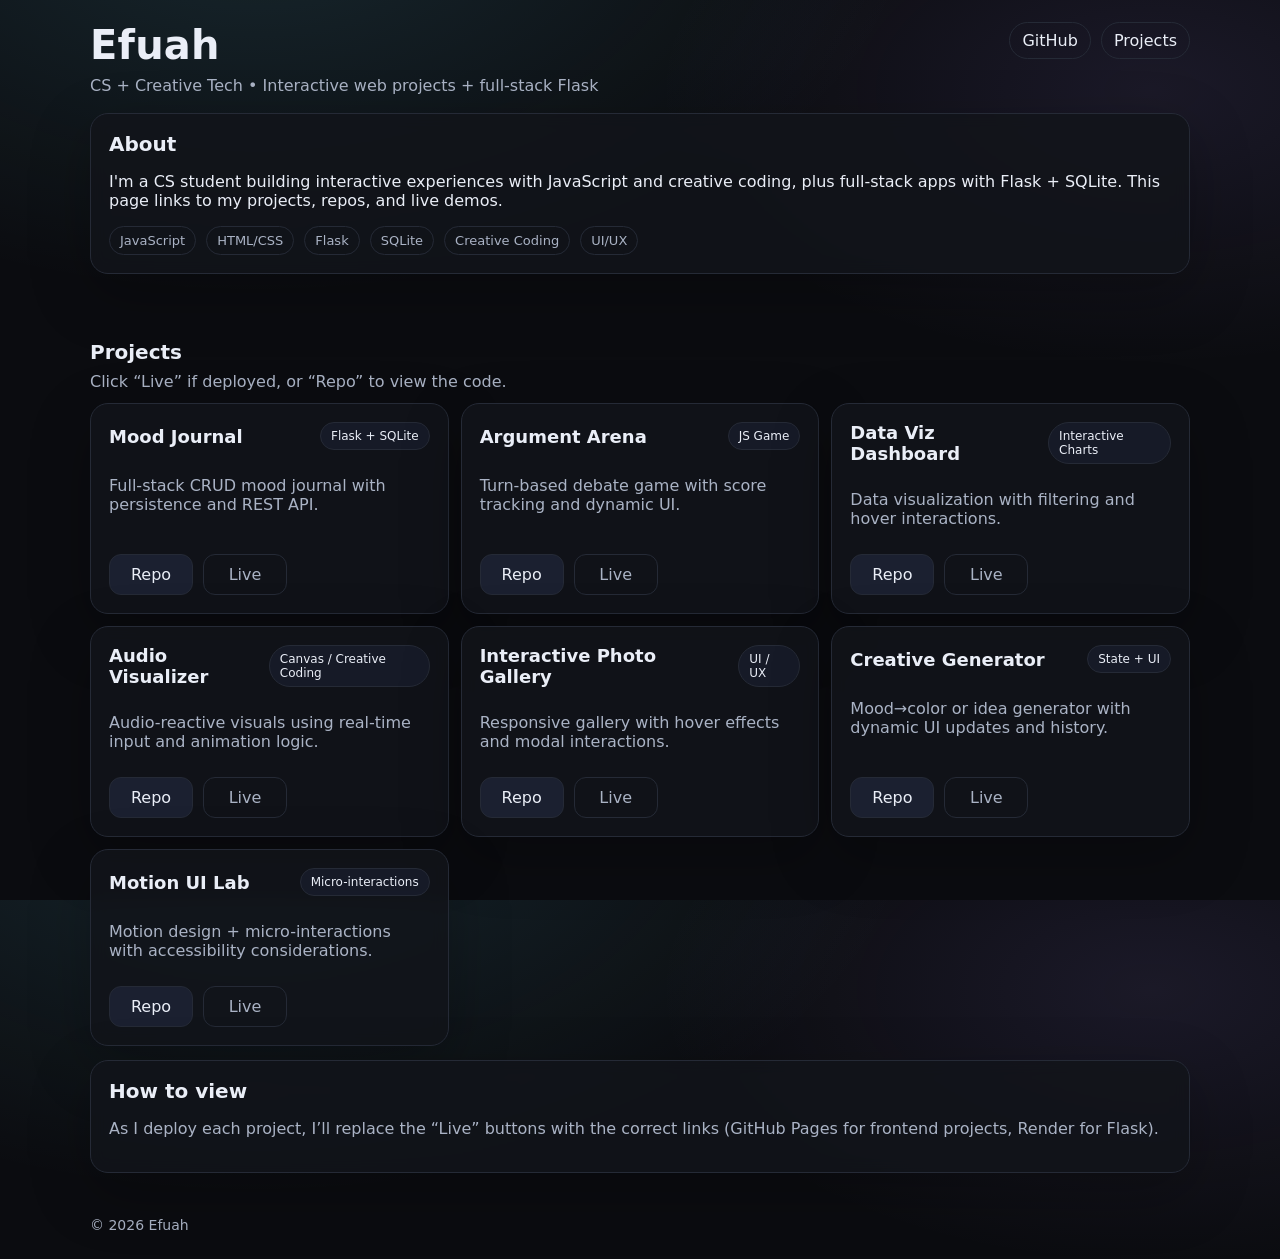
<file: index.html>
<!doctype html>
<html lang="en">
<head>
  <meta charset="utf-8" />
  <meta name="viewport" content="width=device-width, initial-scale=1" />
  <title>Efuah — Portfolio</title>
  <link rel="stylesheet" href="static/css/style.css" />
  <meta name="description" content="Efuah's CS + Creative Tech portfolio hub." />
</head>
<body>
  <header class="wrap">
    <div class="top">
      <div>
        <h1>Efuah</h1>
        <p class="sub">CS + Creative Tech • Interactive web projects + full-stack Flask</p>
      </div>
      <div class="links">
        <a class="pill" href="https://github.com/efuahakmh" target="_blank" rel="noreferrer">GitHub</a>
        <a class="pill" href="#projects">Projects</a>
      </div>
    </div>

    <section class="hero card">
      <h2>About</h2>
      <p>
        I'm a CS student building interactive experiences with JavaScript and creative coding, plus full-stack apps with Flask + SQLite.
        This page links to my projects, repos, and live demos.
      </p>
      <div class="meta">
        <span class="tag">JavaScript</span>
        <span class="tag">HTML/CSS</span>
        <span class="tag">Flask</span>
        <span class="tag">SQLite</span>
        <span class="tag">Creative Coding</span>
        <span class="tag">UI/UX</span>
      </div>
    </section>
  </header>

  <main class="wrap" id="projects">
    <div class="sectionHead">
      <h2>Projects</h2>
      <p class="sub">Click “Live” if deployed, or “Repo” to view the code.</p>
    </div>

    <section class="grid">
      <!-- Mood Journal -->
      <article class="card proj">
        <div class="projTop">
          <h3>Mood Journal</h3>
          <span class="badge">Flask + SQLite</span>
        </div>
        <p class="muted">
          Full-stack CRUD mood journal with persistence and REST API.
        </p>
        <div class="btnRow">
          <a class="btn" href="https://github.com/efuahakmh/efuah-mood-journal" target="_blank" rel="noreferrer">Repo</a>
          <a class="btn ghost" href="#" title="Add your Render link when deployed">Live</a>
        </div>
      </article>

      <!-- Argument Arena -->
      <article class="card proj">
        <div class="projTop">
          <h3>Argument Arena</h3>
          <span class="badge">JS Game</span>
        </div>
        <p class="muted">
          Turn-based debate game with score tracking and dynamic UI.
        </p>
        <div class="btnRow">
          <a class="btn" href="https://github.com/efuahakmh/efuah-argument-arena" target="_blank" rel="noreferrer">Repo</a>
          <a class="btn ghost" href="#" title="Add your GitHub Pages link when deployed">Live</a>
        </div>
      </article>

      <!-- Data Viz Dashboard -->
      <article class="card proj">
        <div class="projTop">
          <h3>Data Viz Dashboard</h3>
          <span class="badge">Interactive Charts</span>
        </div>
        <p class="muted">
          Data visualization with filtering and hover interactions.
        </p>
        <div class="btnRow">
          <a class="btn" href="https://github.com/efuahakmh/efuah-data-viz-dashboard" target="_blank" rel="noreferrer">Repo</a>
          <a class="btn ghost" href="#" title="Add your GitHub Pages link when deployed">Live</a>
        </div>
      </article>

      <!-- Audio Visualizer -->
      <article class="card proj">
        <div class="projTop">
          <h3>Audio Visualizer</h3>
          <span class="badge">Canvas / Creative Coding</span>
        </div>
        <p class="muted">
          Audio-reactive visuals using real-time input and animation logic.
        </p>
        <div class="btnRow">
          <a class="btn" href="https://github.com/efuahakmh/efuah-audio-visualizer" target="_blank" rel="noreferrer">Repo</a>
          <a class="btn ghost" href="#" title="Add your GitHub Pages link when deployed">Live</a>
        </div>
      </article>

      <!-- Photo Gallery -->
      <article class="card proj">
        <div class="projTop">
          <h3>Interactive Photo Gallery</h3>
          <span class="badge">UI / UX</span>
        </div>
        <p class="muted">
          Responsive gallery with hover effects and modal interactions.
        </p>
        <div class="btnRow">
          <a class="btn" href="https://github.com/efuahakmh/efuah-photo-gallery" target="_blank" rel="noreferrer">Repo</a>
          <a class="btn ghost" href="#" title="Add your GitHub Pages link when deployed">Live</a>
        </div>
      </article>

      <!-- Creative Generator -->
      <article class="card proj">
        <div class="projTop">
          <h3>Creative Generator</h3>
          <span class="badge">State + UI</span>
        </div>
        <p class="muted">
          Mood→color or idea generator with dynamic UI updates and history.
        </p>
        <div class="btnRow">
          <a class="btn" href="https://github.com/efuahakmh/efuah-creative-generator" target="_blank" rel="noreferrer">Repo</a>
          <a class="btn ghost" href="#" title="Add your GitHub Pages link when deployed">Live</a>
        </div>
      </article>

      <!-- Motion UI Lab -->
      <article class="card proj">
        <div class="projTop">
          <h3>Motion UI Lab</h3>
          <span class="badge">Micro-interactions</span>
        </div>
        <p class="muted">
          Motion design + micro-interactions with accessibility considerations.
        </p>
        <div class="btnRow">
          <a class="btn" href="https://github.com/efuahakmh/efuah-motion-ui" target="_blank" rel="noreferrer">Repo</a>
          <a class="btn ghost" href="#" title="Add your GitHub Pages link when deployed">Live</a>
        </div>
      </article>
    </section>

    <section class="card note">
      <h2>How to view</h2>
      <p class="muted">
        As I deploy each project, I’ll replace the “Live” buttons with the correct links (GitHub Pages for frontend projects, Render for Flask).
      </p>
    </section>
  </main>

  <footer class="wrap foot">
    <span>© <span id="year"></span> Efuah</span>
  </footer>

  <script>
    document.getElementById("year").textContent = new Date().getFullYear();
  </script>
</body>
</html>
</file>
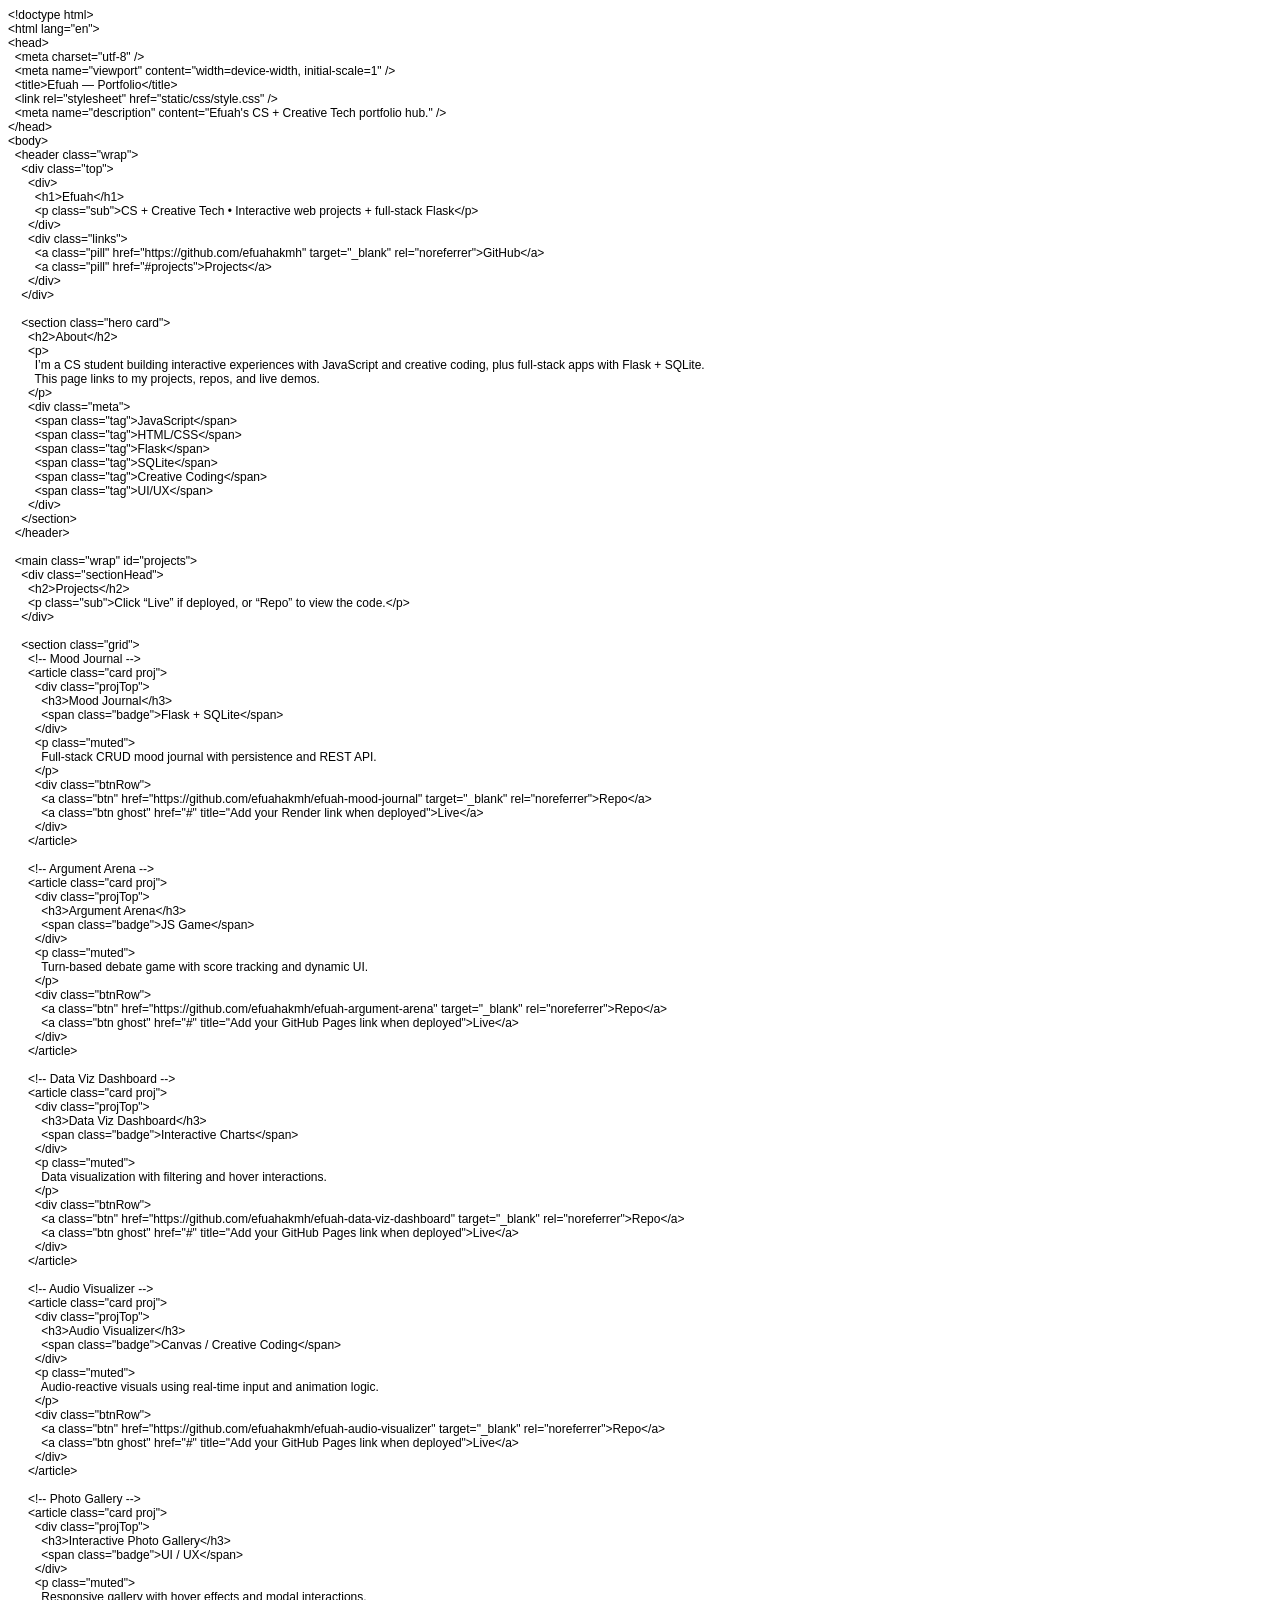
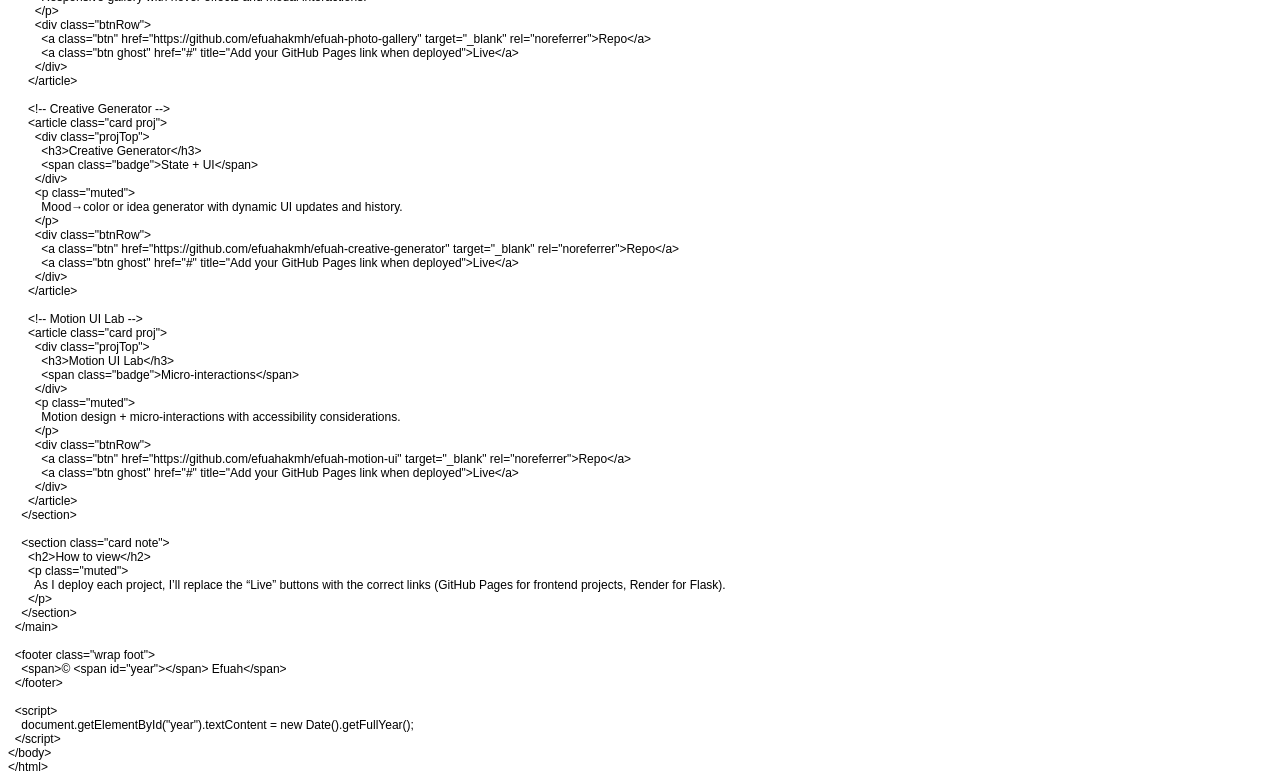
<file: docs/index.html>
<!DOCTYPE html PUBLIC "-//W3C//DTD HTML 4.01//EN" "http://www.w3.org/TR/html4/strict.dtd">
<html>
<head>
  <meta http-equiv="Content-Type" content="text/html; charset=utf-8">
  <meta http-equiv="Content-Style-Type" content="text/css">
  <title></title>
  <meta name="Generator" content="Cocoa HTML Writer">
  <meta name="CocoaVersion" content="2685.3">
  <style type="text/css">
    p.p1 {margin: 0.0px 0.0px 0.0px 0.0px; font: 12.0px Helvetica}
    p.p2 {margin: 0.0px 0.0px 0.0px 0.0px; font: 12.0px Helvetica; min-height: 14.0px}
  </style>
</head>
<body>
<p class="p1">&lt;!doctype html&gt;</p>
<p class="p1">&lt;html lang="en"&gt;</p>
<p class="p1">&lt;head&gt;</p>
<p class="p1"><span class="Apple-converted-space">  </span>&lt;meta charset="utf-8" /&gt;</p>
<p class="p1"><span class="Apple-converted-space">  </span>&lt;meta name="viewport" content="width=device-width, initial-scale=1" /&gt;</p>
<p class="p1"><span class="Apple-converted-space">  </span>&lt;title&gt;Efuah — Portfolio&lt;/title&gt;</p>
<p class="p1"><span class="Apple-converted-space">  </span>&lt;link rel="stylesheet" href="static/css/style.css" /&gt;</p>
<p class="p1"><span class="Apple-converted-space">  </span>&lt;meta name="description" content="Efuah's CS + Creative Tech portfolio hub." /&gt;</p>
<p class="p1">&lt;/head&gt;</p>
<p class="p1">&lt;body&gt;</p>
<p class="p1"><span class="Apple-converted-space">  </span>&lt;header class="wrap"&gt;</p>
<p class="p1"><span class="Apple-converted-space">    </span>&lt;div class="top"&gt;</p>
<p class="p1"><span class="Apple-converted-space">      </span>&lt;div&gt;</p>
<p class="p1"><span class="Apple-converted-space">        </span>&lt;h1&gt;Efuah&lt;/h1&gt;</p>
<p class="p1"><span class="Apple-converted-space">        </span>&lt;p class="sub"&gt;CS + Creative Tech • Interactive web projects + full-stack Flask&lt;/p&gt;</p>
<p class="p1"><span class="Apple-converted-space">      </span>&lt;/div&gt;</p>
<p class="p1"><span class="Apple-converted-space">      </span>&lt;div class="links"&gt;</p>
<p class="p1"><span class="Apple-converted-space">        </span>&lt;a class="pill" href="https://github.com/efuahakmh" target="_blank" rel="noreferrer"&gt;GitHub&lt;/a&gt;</p>
<p class="p1"><span class="Apple-converted-space">        </span>&lt;a class="pill" href="#projects"&gt;Projects&lt;/a&gt;</p>
<p class="p1"><span class="Apple-converted-space">      </span>&lt;/div&gt;</p>
<p class="p1"><span class="Apple-converted-space">    </span>&lt;/div&gt;</p>
<p class="p2"><br></p>
<p class="p1"><span class="Apple-converted-space">    </span>&lt;section class="hero card"&gt;</p>
<p class="p1"><span class="Apple-converted-space">      </span>&lt;h2&gt;About&lt;/h2&gt;</p>
<p class="p1"><span class="Apple-converted-space">      </span>&lt;p&gt;</p>
<p class="p1"><span class="Apple-converted-space">        </span>I’m a CS student building interactive experiences with JavaScript and creative coding, plus full-stack apps with Flask + SQLite.</p>
<p class="p1"><span class="Apple-converted-space">        </span>This page links to my projects, repos, and live demos.</p>
<p class="p1"><span class="Apple-converted-space">      </span>&lt;/p&gt;</p>
<p class="p1"><span class="Apple-converted-space">      </span>&lt;div class="meta"&gt;</p>
<p class="p1"><span class="Apple-converted-space">        </span>&lt;span class="tag"&gt;JavaScript&lt;/span&gt;</p>
<p class="p1"><span class="Apple-converted-space">        </span>&lt;span class="tag"&gt;HTML/CSS&lt;/span&gt;</p>
<p class="p1"><span class="Apple-converted-space">        </span>&lt;span class="tag"&gt;Flask&lt;/span&gt;</p>
<p class="p1"><span class="Apple-converted-space">        </span>&lt;span class="tag"&gt;SQLite&lt;/span&gt;</p>
<p class="p1"><span class="Apple-converted-space">        </span>&lt;span class="tag"&gt;Creative Coding&lt;/span&gt;</p>
<p class="p1"><span class="Apple-converted-space">        </span>&lt;span class="tag"&gt;UI/UX&lt;/span&gt;</p>
<p class="p1"><span class="Apple-converted-space">      </span>&lt;/div&gt;</p>
<p class="p1"><span class="Apple-converted-space">    </span>&lt;/section&gt;</p>
<p class="p1"><span class="Apple-converted-space">  </span>&lt;/header&gt;</p>
<p class="p2"><br></p>
<p class="p1"><span class="Apple-converted-space">  </span>&lt;main class="wrap" id="projects"&gt;</p>
<p class="p1"><span class="Apple-converted-space">    </span>&lt;div class="sectionHead"&gt;</p>
<p class="p1"><span class="Apple-converted-space">      </span>&lt;h2&gt;Projects&lt;/h2&gt;</p>
<p class="p1"><span class="Apple-converted-space">      </span>&lt;p class="sub"&gt;Click “Live” if deployed, or “Repo” to view the code.&lt;/p&gt;</p>
<p class="p1"><span class="Apple-converted-space">    </span>&lt;/div&gt;</p>
<p class="p2"><br></p>
<p class="p1"><span class="Apple-converted-space">    </span>&lt;section class="grid"&gt;</p>
<p class="p1"><span class="Apple-converted-space">      </span>&lt;!-- Mood Journal --&gt;</p>
<p class="p1"><span class="Apple-converted-space">      </span>&lt;article class="card proj"&gt;</p>
<p class="p1"><span class="Apple-converted-space">        </span>&lt;div class="projTop"&gt;</p>
<p class="p1"><span class="Apple-converted-space">          </span>&lt;h3&gt;Mood Journal&lt;/h3&gt;</p>
<p class="p1"><span class="Apple-converted-space">          </span>&lt;span class="badge"&gt;Flask + SQLite&lt;/span&gt;</p>
<p class="p1"><span class="Apple-converted-space">        </span>&lt;/div&gt;</p>
<p class="p1"><span class="Apple-converted-space">        </span>&lt;p class="muted"&gt;</p>
<p class="p1"><span class="Apple-converted-space">          </span>Full-stack CRUD mood journal with persistence and REST API.</p>
<p class="p1"><span class="Apple-converted-space">        </span>&lt;/p&gt;</p>
<p class="p1"><span class="Apple-converted-space">        </span>&lt;div class="btnRow"&gt;</p>
<p class="p1"><span class="Apple-converted-space">          </span>&lt;a class="btn" href="https://github.com/efuahakmh/efuah-mood-journal" target="_blank" rel="noreferrer"&gt;Repo&lt;/a&gt;</p>
<p class="p1"><span class="Apple-converted-space">          </span>&lt;a class="btn ghost" href="#" title="Add your Render link when deployed"&gt;Live&lt;/a&gt;</p>
<p class="p1"><span class="Apple-converted-space">        </span>&lt;/div&gt;</p>
<p class="p1"><span class="Apple-converted-space">      </span>&lt;/article&gt;</p>
<p class="p2"><br></p>
<p class="p1"><span class="Apple-converted-space">      </span>&lt;!-- Argument Arena --&gt;</p>
<p class="p1"><span class="Apple-converted-space">      </span>&lt;article class="card proj"&gt;</p>
<p class="p1"><span class="Apple-converted-space">        </span>&lt;div class="projTop"&gt;</p>
<p class="p1"><span class="Apple-converted-space">          </span>&lt;h3&gt;Argument Arena&lt;/h3&gt;</p>
<p class="p1"><span class="Apple-converted-space">          </span>&lt;span class="badge"&gt;JS Game&lt;/span&gt;</p>
<p class="p1"><span class="Apple-converted-space">        </span>&lt;/div&gt;</p>
<p class="p1"><span class="Apple-converted-space">        </span>&lt;p class="muted"&gt;</p>
<p class="p1"><span class="Apple-converted-space">          </span>Turn-based debate game with score tracking and dynamic UI.</p>
<p class="p1"><span class="Apple-converted-space">        </span>&lt;/p&gt;</p>
<p class="p1"><span class="Apple-converted-space">        </span>&lt;div class="btnRow"&gt;</p>
<p class="p1"><span class="Apple-converted-space">          </span>&lt;a class="btn" href="https://github.com/efuahakmh/efuah-argument-arena" target="_blank" rel="noreferrer"&gt;Repo&lt;/a&gt;</p>
<p class="p1"><span class="Apple-converted-space">          </span>&lt;a class="btn ghost" href="#" title="Add your GitHub Pages link when deployed"&gt;Live&lt;/a&gt;</p>
<p class="p1"><span class="Apple-converted-space">        </span>&lt;/div&gt;</p>
<p class="p1"><span class="Apple-converted-space">      </span>&lt;/article&gt;</p>
<p class="p2"><br></p>
<p class="p1"><span class="Apple-converted-space">      </span>&lt;!-- Data Viz Dashboard --&gt;</p>
<p class="p1"><span class="Apple-converted-space">      </span>&lt;article class="card proj"&gt;</p>
<p class="p1"><span class="Apple-converted-space">        </span>&lt;div class="projTop"&gt;</p>
<p class="p1"><span class="Apple-converted-space">          </span>&lt;h3&gt;Data Viz Dashboard&lt;/h3&gt;</p>
<p class="p1"><span class="Apple-converted-space">          </span>&lt;span class="badge"&gt;Interactive Charts&lt;/span&gt;</p>
<p class="p1"><span class="Apple-converted-space">        </span>&lt;/div&gt;</p>
<p class="p1"><span class="Apple-converted-space">        </span>&lt;p class="muted"&gt;</p>
<p class="p1"><span class="Apple-converted-space">          </span>Data visualization with filtering and hover interactions.</p>
<p class="p1"><span class="Apple-converted-space">        </span>&lt;/p&gt;</p>
<p class="p1"><span class="Apple-converted-space">        </span>&lt;div class="btnRow"&gt;</p>
<p class="p1"><span class="Apple-converted-space">          </span>&lt;a class="btn" href="https://github.com/efuahakmh/efuah-data-viz-dashboard" target="_blank" rel="noreferrer"&gt;Repo&lt;/a&gt;</p>
<p class="p1"><span class="Apple-converted-space">          </span>&lt;a class="btn ghost" href="#" title="Add your GitHub Pages link when deployed"&gt;Live&lt;/a&gt;</p>
<p class="p1"><span class="Apple-converted-space">        </span>&lt;/div&gt;</p>
<p class="p1"><span class="Apple-converted-space">      </span>&lt;/article&gt;</p>
<p class="p2"><br></p>
<p class="p1"><span class="Apple-converted-space">      </span>&lt;!-- Audio Visualizer --&gt;</p>
<p class="p1"><span class="Apple-converted-space">      </span>&lt;article class="card proj"&gt;</p>
<p class="p1"><span class="Apple-converted-space">        </span>&lt;div class="projTop"&gt;</p>
<p class="p1"><span class="Apple-converted-space">          </span>&lt;h3&gt;Audio Visualizer&lt;/h3&gt;</p>
<p class="p1"><span class="Apple-converted-space">          </span>&lt;span class="badge"&gt;Canvas / Creative Coding&lt;/span&gt;</p>
<p class="p1"><span class="Apple-converted-space">        </span>&lt;/div&gt;</p>
<p class="p1"><span class="Apple-converted-space">        </span>&lt;p class="muted"&gt;</p>
<p class="p1"><span class="Apple-converted-space">          </span>Audio-reactive visuals using real-time input and animation logic.</p>
<p class="p1"><span class="Apple-converted-space">        </span>&lt;/p&gt;</p>
<p class="p1"><span class="Apple-converted-space">        </span>&lt;div class="btnRow"&gt;</p>
<p class="p1"><span class="Apple-converted-space">          </span>&lt;a class="btn" href="https://github.com/efuahakmh/efuah-audio-visualizer" target="_blank" rel="noreferrer"&gt;Repo&lt;/a&gt;</p>
<p class="p1"><span class="Apple-converted-space">          </span>&lt;a class="btn ghost" href="#" title="Add your GitHub Pages link when deployed"&gt;Live&lt;/a&gt;</p>
<p class="p1"><span class="Apple-converted-space">        </span>&lt;/div&gt;</p>
<p class="p1"><span class="Apple-converted-space">      </span>&lt;/article&gt;</p>
<p class="p2"><br></p>
<p class="p1"><span class="Apple-converted-space">      </span>&lt;!-- Photo Gallery --&gt;</p>
<p class="p1"><span class="Apple-converted-space">      </span>&lt;article class="card proj"&gt;</p>
<p class="p1"><span class="Apple-converted-space">        </span>&lt;div class="projTop"&gt;</p>
<p class="p1"><span class="Apple-converted-space">          </span>&lt;h3&gt;Interactive Photo Gallery&lt;/h3&gt;</p>
<p class="p1"><span class="Apple-converted-space">          </span>&lt;span class="badge"&gt;UI / UX&lt;/span&gt;</p>
<p class="p1"><span class="Apple-converted-space">        </span>&lt;/div&gt;</p>
<p class="p1"><span class="Apple-converted-space">        </span>&lt;p class="muted"&gt;</p>
<p class="p1"><span class="Apple-converted-space">          </span>Responsive gallery with hover effects and modal interactions.</p>
<p class="p1"><span class="Apple-converted-space">        </span>&lt;/p&gt;</p>
<p class="p1"><span class="Apple-converted-space">        </span>&lt;div class="btnRow"&gt;</p>
<p class="p1"><span class="Apple-converted-space">          </span>&lt;a class="btn" href="https://github.com/efuahakmh/efuah-photo-gallery" target="_blank" rel="noreferrer"&gt;Repo&lt;/a&gt;</p>
<p class="p1"><span class="Apple-converted-space">          </span>&lt;a class="btn ghost" href="#" title="Add your GitHub Pages link when deployed"&gt;Live&lt;/a&gt;</p>
<p class="p1"><span class="Apple-converted-space">        </span>&lt;/div&gt;</p>
<p class="p1"><span class="Apple-converted-space">      </span>&lt;/article&gt;</p>
<p class="p2"><br></p>
<p class="p1"><span class="Apple-converted-space">      </span>&lt;!-- Creative Generator --&gt;</p>
<p class="p1"><span class="Apple-converted-space">      </span>&lt;article class="card proj"&gt;</p>
<p class="p1"><span class="Apple-converted-space">        </span>&lt;div class="projTop"&gt;</p>
<p class="p1"><span class="Apple-converted-space">          </span>&lt;h3&gt;Creative Generator&lt;/h3&gt;</p>
<p class="p1"><span class="Apple-converted-space">          </span>&lt;span class="badge"&gt;State + UI&lt;/span&gt;</p>
<p class="p1"><span class="Apple-converted-space">        </span>&lt;/div&gt;</p>
<p class="p1"><span class="Apple-converted-space">        </span>&lt;p class="muted"&gt;</p>
<p class="p1"><span class="Apple-converted-space">          </span>Mood→color or idea generator with dynamic UI updates and history.</p>
<p class="p1"><span class="Apple-converted-space">        </span>&lt;/p&gt;</p>
<p class="p1"><span class="Apple-converted-space">        </span>&lt;div class="btnRow"&gt;</p>
<p class="p1"><span class="Apple-converted-space">          </span>&lt;a class="btn" href="https://github.com/efuahakmh/efuah-creative-generator" target="_blank" rel="noreferrer"&gt;Repo&lt;/a&gt;</p>
<p class="p1"><span class="Apple-converted-space">          </span>&lt;a class="btn ghost" href="#" title="Add your GitHub Pages link when deployed"&gt;Live&lt;/a&gt;</p>
<p class="p1"><span class="Apple-converted-space">        </span>&lt;/div&gt;</p>
<p class="p1"><span class="Apple-converted-space">      </span>&lt;/article&gt;</p>
<p class="p2"><br></p>
<p class="p1"><span class="Apple-converted-space">      </span>&lt;!-- Motion UI Lab --&gt;</p>
<p class="p1"><span class="Apple-converted-space">      </span>&lt;article class="card proj"&gt;</p>
<p class="p1"><span class="Apple-converted-space">        </span>&lt;div class="projTop"&gt;</p>
<p class="p1"><span class="Apple-converted-space">          </span>&lt;h3&gt;Motion UI Lab&lt;/h3&gt;</p>
<p class="p1"><span class="Apple-converted-space">          </span>&lt;span class="badge"&gt;Micro-interactions&lt;/span&gt;</p>
<p class="p1"><span class="Apple-converted-space">        </span>&lt;/div&gt;</p>
<p class="p1"><span class="Apple-converted-space">        </span>&lt;p class="muted"&gt;</p>
<p class="p1"><span class="Apple-converted-space">          </span>Motion design + micro-interactions with accessibility considerations.</p>
<p class="p1"><span class="Apple-converted-space">        </span>&lt;/p&gt;</p>
<p class="p1"><span class="Apple-converted-space">        </span>&lt;div class="btnRow"&gt;</p>
<p class="p1"><span class="Apple-converted-space">          </span>&lt;a class="btn" href="https://github.com/efuahakmh/efuah-motion-ui" target="_blank" rel="noreferrer"&gt;Repo&lt;/a&gt;</p>
<p class="p1"><span class="Apple-converted-space">          </span>&lt;a class="btn ghost" href="#" title="Add your GitHub Pages link when deployed"&gt;Live&lt;/a&gt;</p>
<p class="p1"><span class="Apple-converted-space">        </span>&lt;/div&gt;</p>
<p class="p1"><span class="Apple-converted-space">      </span>&lt;/article&gt;</p>
<p class="p1"><span class="Apple-converted-space">    </span>&lt;/section&gt;</p>
<p class="p2"><br></p>
<p class="p1"><span class="Apple-converted-space">    </span>&lt;section class="card note"&gt;</p>
<p class="p1"><span class="Apple-converted-space">      </span>&lt;h2&gt;How to view&lt;/h2&gt;</p>
<p class="p1"><span class="Apple-converted-space">      </span>&lt;p class="muted"&gt;</p>
<p class="p1"><span class="Apple-converted-space">        </span>As I deploy each project, I’ll replace the “Live” buttons with the correct links (GitHub Pages for frontend projects, Render for Flask).</p>
<p class="p1"><span class="Apple-converted-space">      </span>&lt;/p&gt;</p>
<p class="p1"><span class="Apple-converted-space">    </span>&lt;/section&gt;</p>
<p class="p1"><span class="Apple-converted-space">  </span>&lt;/main&gt;</p>
<p class="p2"><br></p>
<p class="p1"><span class="Apple-converted-space">  </span>&lt;footer class="wrap foot"&gt;</p>
<p class="p1"><span class="Apple-converted-space">    </span>&lt;span&gt;© &lt;span id="year"&gt;&lt;/span&gt; Efuah&lt;/span&gt;</p>
<p class="p1"><span class="Apple-converted-space">  </span>&lt;/footer&gt;</p>
<p class="p2"><br></p>
<p class="p1"><span class="Apple-converted-space">  </span>&lt;script&gt;</p>
<p class="p1"><span class="Apple-converted-space">    </span>document.getElementById("year").textContent = new Date().getFullYear();</p>
<p class="p1"><span class="Apple-converted-space">  </span>&lt;/script&gt;</p>
<p class="p1">&lt;/body&gt;</p>
<p class="p1">&lt;/html&gt;</p>
</body>
</html>
</file>
<file: static/css/style.css>
:root{
  --bg:#0b0c10;
  --card:#12141a;
  --text:#eaeef7;
  --muted:#aab3c5;
  --line:#252a36;
  --accent:#6ee7ff;
  --accent2:#a78bfa;
}

*{box-sizing:border-box;}
html,body{height:100%;}
body{
  margin:0;
  font-family:-apple-system,system-ui,Segoe UI,Roboto,Arial;
  background:radial-gradient(1200px 700px at 20% -10%, rgba(110,231,255,.12), transparent 55%),
             radial-gradient(900px 500px at 90% 10%, rgba(167,139,250,.10), transparent 55%),
             var(--bg);
  color:var(--text);
}

.wrap{width:min(1100px,92vw); margin:0 auto; padding:22px 0;}
.sub{color:var(--muted); margin:8px 0 0;}
.muted{color:var(--muted);}

.top{
  display:flex; align-items:flex-start; justify-content:space-between;
  gap:16px; flex-wrap:wrap;
}

h1{margin:0; font-size:40px; letter-spacing:.2px;}
h2{margin:0 0 8px; font-size:20px;}
h3{margin:0; font-size:18px;}

.card{
  background:rgba(18,20,26,.85);
  border:1px solid var(--line);
  border-radius:18px;
  padding:18px;
  box-shadow: 0 20px 60px rgba(0,0,0,.25);
  backdrop-filter: blur(8px);
}

.hero{margin-top:18px;}
.meta{display:flex; gap:10px; flex-wrap:wrap; margin-top:12px;}
.tag{
  font-size:13px;
  padding:6px 10px;
  border:1px solid var(--line);
  border-radius:999px;
  color:var(--muted);
}

.links{display:flex; gap:10px; align-items:center;}
.pill{
  text-decoration:none;
  color:var(--text);
  padding:8px 12px;
  border:1px solid var(--line);
  border-radius:999px;
}
.pill:hover{transform:translateY(-1px); border-color:rgba(110,231,255,.55);}

.sectionHead{margin:22px 0 12px;}

.grid{
  display:grid;
  grid-template-columns: repeat(3, 1fr);
  gap:12px;
}

@media (max-width: 960px){
  .grid{grid-template-columns: repeat(2, 1fr);}
}
@media (max-width: 640px){
  .grid{grid-template-columns: 1fr;}
}

.proj{display:flex; flex-direction:column; gap:10px; min-height: 170px;}
.projTop{display:flex; justify-content:space-between; gap:10px; align-items:center;}
.badge{
  font-size:12px;
  color:var(--text);
  padding:6px 10px;
  border-radius:999px;
  border:1px solid var(--line);
  background:rgba(27,32,48,.65);
}

.btnRow{display:flex; gap:10px; margin-top:auto; flex-wrap:wrap;}
.btn{
  display:inline-flex;
  justify-content:center;
  align-items:center;
  padding:10px 12px;
  border-radius:12px;
  border:1px solid var(--line);
  background:#1b2030;
  color:var(--text);
  text-decoration:none;
  min-width: 84px;
}
.btn:hover{transform:translateY(-1px); border-color:rgba(110,231,255,.55);}
.btn.ghost{background:transparent; color:var(--muted);}
.btn.ghost:hover{color:var(--text); border-color:rgba(167,139,250,.55);}

.note{margin-top:14px;}

.foot{color:var(--muted); font-size:14px; padding-bottom:26px;}
</file>
